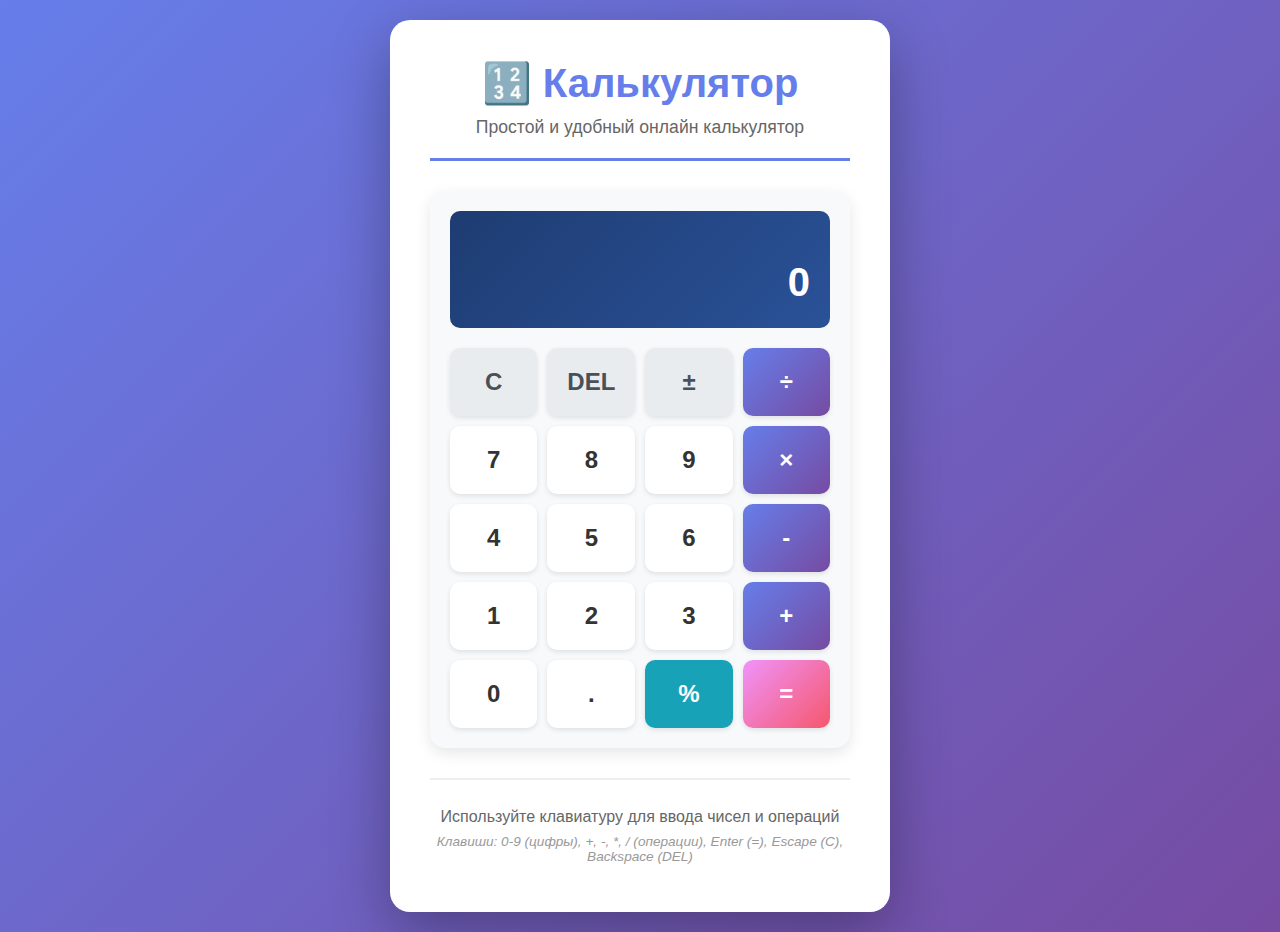
<file: calculator/index.html>
<!DOCTYPE html>
<html lang="ru">
<head>
    <meta charset="UTF-8">
    <meta name="viewport" content="width=device-width, initial-scale=1.0">
    <title>Калькулятор</title>
    <link rel="stylesheet" href="styles.css">
</head>
<body>
    <div class="container">
        <header>
            <h1>🔢 Калькулятор</h1>
            <p class="subtitle">Простой и удобный онлайн калькулятор</p>
        </header>

        <div class="calculator">
            <div class="display-container">
                <div id="previousOperand" class="previous-operand"></div>
                <div id="currentOperand" class="current-operand">0</div>
            </div>

            <div class="buttons">
                <button class="btn btn-function" onclick="calculator.clear()">C</button>
                <button class="btn btn-function" onclick="calculator.delete()">DEL</button>
                <button class="btn btn-function" onclick="calculator.changeSign()">±</button>
                <button class="btn btn-operator" onclick="calculator.chooseOperation('÷')">÷</button>

                <button class="btn btn-number" onclick="calculator.appendNumber('7')">7</button>
                <button class="btn btn-number" onclick="calculator.appendNumber('8')">8</button>
                <button class="btn btn-number" onclick="calculator.appendNumber('9')">9</button>
                <button class="btn btn-operator" onclick="calculator.chooseOperation('×')">×</button>

                <button class="btn btn-number" onclick="calculator.appendNumber('4')">4</button>
                <button class="btn btn-number" onclick="calculator.appendNumber('5')">5</button>
                <button class="btn btn-number" onclick="calculator.appendNumber('6')">6</button>
                <button class="btn btn-operator" onclick="calculator.chooseOperation('-')">-</button>

                <button class="btn btn-number" onclick="calculator.appendNumber('1')">1</button>
                <button class="btn btn-number" onclick="calculator.appendNumber('2')">2</button>
                <button class="btn btn-number" onclick="calculator.appendNumber('3')">3</button>
                <button class="btn btn-operator" onclick="calculator.chooseOperation('+')">+</button>

                <button class="btn btn-number" onclick="calculator.appendNumber('0')">0</button>
                <button class="btn btn-number" onclick="calculator.appendNumber('.')">.</button>
                <button class="btn btn-percent" onclick="calculator.calculatePercent()">%</button>
                <button class="btn btn-equals" onclick="calculator.compute()">=</button>
            </div>
        </div>

        <div class="history-container" id="historyContainer" style="display: none;">
            <h3>История вычислений</h3>
            <div id="history" class="history"></div>
            <button class="btn-clear-history" onclick="calculator.clearHistory()">Очистить историю</button>
        </div>

        <footer>
            <p>Используйте клавиатуру для ввода чисел и операций</p>
            <p class="note">Клавиши: 0-9 (цифры), +, -, *, / (операции), Enter (=), Escape (C), Backspace (DEL)</p>
        </footer>
    </div>

    <script src="app.js"></script>
</body>
</html>
</file>
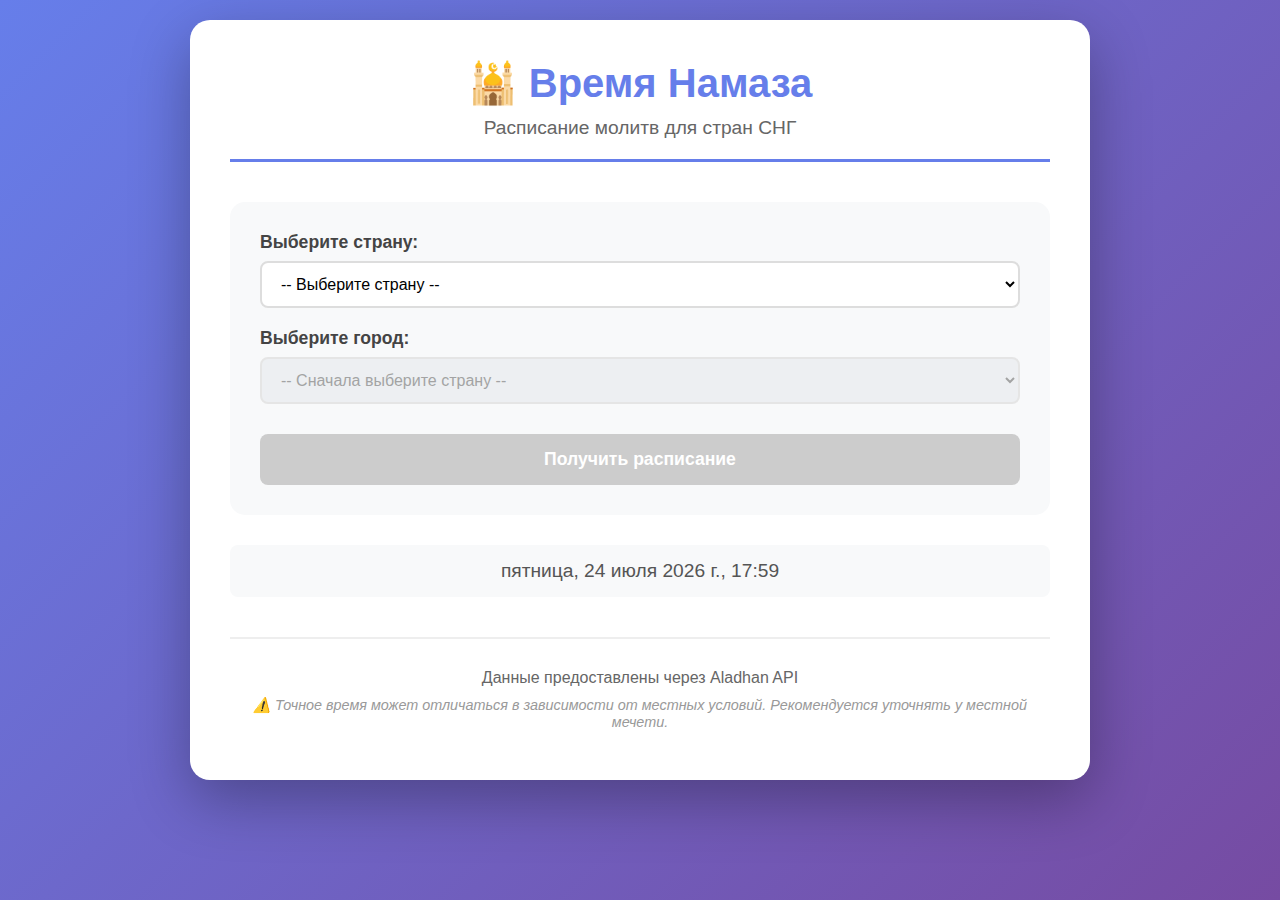
<file: prayer-times/index.html>
<!DOCTYPE html>
<html lang="ru">
<head>
    <meta charset="UTF-8">
    <meta name="viewport" content="width=device-width, initial-scale=1.0">
    <title>Время Намаза - Страны СНГ</title>
    <link rel="stylesheet" href="styles.css">
</head>
<body>
    <div class="container">
        <header>
            <h1>🕌 Время Намаза</h1>
            <p class="subtitle">Расписание молитв для стран СНГ</p>
        </header>

        <div class="selection-panel">
            <div class="select-group">
                <label for="country">Выберите страну:</label>
                <select id="country" onchange="loadCities()">
                    <option value="">-- Выберите страну --</option>
                </select>
            </div>

            <div class="select-group">
                <label for="city">Выберите город:</label>
                <select id="city" disabled>
                    <option value="">-- Сначала выберите страну --</option>
                </select>
            </div>

            <button id="getPrayerTimes" onclick="getPrayerTimes()" disabled>
                Получить расписание
            </button>
        </div>

        <div id="currentDate" class="current-date"></div>

        <div id="loading" class="loading" style="display: none;">
            <div class="spinner"></div>
            <p>Загрузка времени намаза...</p>
        </div>

        <div id="error" class="error" style="display: none;"></div>

        <div id="prayerTimesContainer" class="prayer-times-container" style="display: none;">
            <h2 id="locationName"></h2>
            <div id="prayerTimes" class="prayer-times"></div>

            <div class="next-prayer">
                <h3>Следующий намаз:</h3>
                <div id="nextPrayer" class="next-prayer-info"></div>
            </div>

            <div class="calculation-method">
                <p><strong>Метод расчета:</strong> <span id="method">Духовное управление мусульман России</span></p>
            </div>
        </div>

        <footer>
            <p>Данные предоставлены через Aladhan API</p>
            <p class="note">⚠️ Точное время может отличаться в зависимости от местных условий. Рекомендуется уточнять у местной мечети.</p>
        </footer>
    </div>

    <script src="data.js"></script>
    <script src="app.js"></script>
</body>
</html>
</file>
<file: calculator/styles.css>
* {
    margin: 0;
    padding: 0;
    box-sizing: border-box;
}

body {
    font-family: 'Segoe UI', Tahoma, Geneva, Verdana, sans-serif;
    background: linear-gradient(135deg, #667eea 0%, #764ba2 100%);
    min-height: 100vh;
    padding: 20px;
    color: #333;
}

.container {
    max-width: 500px;
    margin: 0 auto;
    background: white;
    border-radius: 20px;
    box-shadow: 0 20px 60px rgba(0, 0, 0, 0.3);
    padding: 40px;
    animation: fadeIn 0.5s ease-in;
}

@keyframes fadeIn {
    from {
        opacity: 0;
        transform: translateY(-20px);
    }
    to {
        opacity: 1;
        transform: translateY(0);
    }
}

header {
    text-align: center;
    margin-bottom: 30px;
    padding-bottom: 20px;
    border-bottom: 3px solid #667eea;
}

header h1 {
    font-size: 2.5em;
    color: #667eea;
    margin-bottom: 10px;
}

.subtitle {
    color: #666;
    font-size: 1.1em;
}

.calculator {
    background: #f8f9fa;
    border-radius: 15px;
    padding: 20px;
    box-shadow: 0 5px 15px rgba(0, 0, 0, 0.1);
}

.display-container {
    background: linear-gradient(135deg, #1e3c72 0%, #2a5298 100%);
    border-radius: 10px;
    padding: 20px;
    margin-bottom: 20px;
    min-height: 100px;
    display: flex;
    flex-direction: column;
    justify-content: flex-end;
    align-items: flex-end;
    word-wrap: break-word;
    word-break: break-all;
}

.previous-operand {
    color: rgba(255, 255, 255, 0.7);
    font-size: 1.2em;
    min-height: 1.5em;
}

.current-operand {
    color: white;
    font-size: 2.5em;
    font-weight: 600;
    min-height: 1.2em;
}

.buttons {
    display: grid;
    grid-template-columns: repeat(4, 1fr);
    gap: 10px;
}

.btn {
    border: none;
    border-radius: 10px;
    padding: 20px;
    font-size: 1.5em;
    font-weight: 600;
    cursor: pointer;
    transition: all 0.2s ease;
    box-shadow: 0 2px 5px rgba(0, 0, 0, 0.1);
}

.btn:hover {
    transform: translateY(-2px);
    box-shadow: 0 5px 15px rgba(0, 0, 0, 0.2);
}

.btn:active {
    transform: translateY(0);
    box-shadow: 0 2px 5px rgba(0, 0, 0, 0.1);
}

.btn-number {
    background: white;
    color: #333;
}

.btn-number:hover {
    background: #f0f0f0;
}

.btn-operator {
    background: linear-gradient(135deg, #667eea 0%, #764ba2 100%);
    color: white;
}

.btn-operator:hover {
    background: linear-gradient(135deg, #5568d3 0%, #65408b 100%);
}

.btn-function {
    background: #e9ecef;
    color: #495057;
}

.btn-function:hover {
    background: #dee2e6;
}

.btn-equals {
    background: linear-gradient(135deg, #f093fb 0%, #f5576c 100%);
    color: white;
}

.btn-equals:hover {
    background: linear-gradient(135deg, #e082ea 0%, #e4465b 100%);
}

.btn-percent {
    background: #17a2b8;
    color: white;
}

.btn-percent:hover {
    background: #138496;
}

.history-container {
    margin-top: 30px;
    padding: 20px;
    background: #f8f9fa;
    border-radius: 15px;
    animation: slideIn 0.5s ease-out;
}

@keyframes slideIn {
    from {
        opacity: 0;
        transform: translateY(20px);
    }
    to {
        opacity: 1;
        transform: translateY(0);
    }
}

.history-container h3 {
    color: #667eea;
    margin-bottom: 15px;
    text-align: center;
}

.history {
    max-height: 200px;
    overflow-y: auto;
    margin-bottom: 15px;
}

.history-item {
    background: white;
    padding: 12px;
    margin-bottom: 8px;
    border-radius: 8px;
    border-left: 4px solid #667eea;
    display: flex;
    justify-content: space-between;
    align-items: center;
    animation: fadeIn 0.3s ease-in;
}

.history-expression {
    color: #666;
    font-size: 1em;
}

.history-result {
    color: #667eea;
    font-weight: 600;
    font-size: 1.1em;
}

.btn-clear-history {
    width: 100%;
    padding: 10px;
    background: #dc3545;
    color: white;
    border: none;
    border-radius: 8px;
    cursor: pointer;
    font-size: 1em;
    font-weight: 600;
    transition: all 0.2s ease;
}

.btn-clear-history:hover {
    background: #c82333;
    transform: translateY(-2px);
    box-shadow: 0 5px 15px rgba(220, 53, 69, 0.3);
}

.btn-clear-history:active {
    transform: translateY(0);
}

footer {
    margin-top: 30px;
    text-align: center;
    color: #666;
    padding-top: 20px;
    border-top: 2px solid #eee;
}

footer p {
    margin: 8px 0;
}

.note {
    font-size: 0.85em;
    color: #999;
    font-style: italic;
}

/* Scrollbar styling */
.history::-webkit-scrollbar {
    width: 8px;
}

.history::-webkit-scrollbar-track {
    background: #f1f1f1;
    border-radius: 10px;
}

.history::-webkit-scrollbar-thumb {
    background: #667eea;
    border-radius: 10px;
}

.history::-webkit-scrollbar-thumb:hover {
    background: #5568d3;
}

/* Responsive design */
@media (max-width: 480px) {
    body {
        padding: 10px;
    }

    .container {
        padding: 20px;
    }

    header h1 {
        font-size: 2em;
    }

    .subtitle {
        font-size: 1em;
    }

    .current-operand {
        font-size: 2em;
    }

    .previous-operand {
        font-size: 1em;
    }

    .btn {
        padding: 15px;
        font-size: 1.2em;
    }

    .note {
        font-size: 0.75em;
    }
}
</file>
<file: prayer-times/styles.css>
* {
    margin: 0;
    padding: 0;
    box-sizing: border-box;
}

body {
    font-family: 'Segoe UI', Tahoma, Geneva, Verdana, sans-serif;
    background: linear-gradient(135deg, #667eea 0%, #764ba2 100%);
    min-height: 100vh;
    padding: 20px;
    color: #333;
}

.container {
    max-width: 900px;
    margin: 0 auto;
    background: white;
    border-radius: 20px;
    box-shadow: 0 20px 60px rgba(0, 0, 0, 0.3);
    padding: 40px;
    animation: fadeIn 0.5s ease-in;
}

@keyframes fadeIn {
    from {
        opacity: 0;
        transform: translateY(-20px);
    }
    to {
        opacity: 1;
        transform: translateY(0);
    }
}

header {
    text-align: center;
    margin-bottom: 40px;
    padding-bottom: 20px;
    border-bottom: 3px solid #667eea;
}

header h1 {
    font-size: 2.5em;
    color: #667eea;
    margin-bottom: 10px;
}

.subtitle {
    color: #666;
    font-size: 1.2em;
}

.selection-panel {
    background: #f8f9fa;
    padding: 30px;
    border-radius: 15px;
    margin-bottom: 30px;
}

.select-group {
    margin-bottom: 20px;
}

.select-group label {
    display: block;
    margin-bottom: 8px;
    font-weight: 600;
    color: #444;
    font-size: 1.1em;
}

select {
    width: 100%;
    padding: 12px 15px;
    font-size: 1em;
    border: 2px solid #ddd;
    border-radius: 8px;
    background: white;
    cursor: pointer;
    transition: all 0.3s ease;
}

select:hover:not(:disabled) {
    border-color: #667eea;
}

select:focus {
    outline: none;
    border-color: #667eea;
    box-shadow: 0 0 0 3px rgba(102, 126, 234, 0.1);
}

select:disabled {
    background: #e9ecef;
    cursor: not-allowed;
}

button {
    width: 100%;
    padding: 15px;
    font-size: 1.1em;
    font-weight: 600;
    color: white;
    background: linear-gradient(135deg, #667eea 0%, #764ba2 100%);
    border: none;
    border-radius: 8px;
    cursor: pointer;
    transition: all 0.3s ease;
    margin-top: 10px;
}

button:hover:not(:disabled) {
    transform: translateY(-2px);
    box-shadow: 0 5px 15px rgba(102, 126, 234, 0.4);
}

button:active:not(:disabled) {
    transform: translateY(0);
}

button:disabled {
    background: #ccc;
    cursor: not-allowed;
}

.current-date {
    text-align: center;
    font-size: 1.2em;
    color: #555;
    margin-bottom: 20px;
    padding: 15px;
    background: #f8f9fa;
    border-radius: 8px;
}

.loading {
    text-align: center;
    padding: 40px;
}

.spinner {
    border: 4px solid #f3f3f3;
    border-top: 4px solid #667eea;
    border-radius: 50%;
    width: 50px;
    height: 50px;
    animation: spin 1s linear infinite;
    margin: 0 auto 20px;
}

@keyframes spin {
    0% { transform: rotate(0deg); }
    100% { transform: rotate(360deg); }
}

.error {
    background: #fee;
    border: 2px solid #fcc;
    color: #c33;
    padding: 20px;
    border-radius: 8px;
    margin-bottom: 20px;
    text-align: center;
}

.prayer-times-container {
    animation: slideIn 0.5s ease-out;
}

@keyframes slideIn {
    from {
        opacity: 0;
        transform: translateY(20px);
    }
    to {
        opacity: 1;
        transform: translateY(0);
    }
}

.prayer-times-container h2 {
    text-align: center;
    color: #667eea;
    font-size: 2em;
    margin-bottom: 30px;
}

.prayer-times {
    display: grid;
    grid-template-columns: repeat(auto-fit, minmax(200px, 1fr));
    gap: 20px;
    margin-bottom: 30px;
}

.prayer-time {
    background: linear-gradient(135deg, #667eea 0%, #764ba2 100%);
    padding: 25px;
    border-radius: 12px;
    text-align: center;
    color: white;
    transition: all 0.3s ease;
    box-shadow: 0 5px 15px rgba(102, 126, 234, 0.3);
}

.prayer-time:hover {
    transform: translateY(-5px);
    box-shadow: 0 10px 25px rgba(102, 126, 234, 0.4);
}

.prayer-time.active {
    background: linear-gradient(135deg, #f093fb 0%, #f5576c 100%);
    transform: scale(1.05);
}

.prayer-name {
    font-size: 1.3em;
    font-weight: 600;
    margin-bottom: 10px;
    text-transform: uppercase;
    letter-spacing: 1px;
}

.prayer-time-value {
    font-size: 2em;
    font-weight: 700;
}

.next-prayer {
    background: #fff3cd;
    border: 2px solid #ffc107;
    border-radius: 12px;
    padding: 25px;
    margin-bottom: 20px;
    text-align: center;
}

.next-prayer h3 {
    color: #856404;
    margin-bottom: 15px;
    font-size: 1.5em;
}

.next-prayer-info {
    font-size: 1.8em;
    font-weight: 700;
    color: #d39e00;
}

.calculation-method {
    background: #e7f3ff;
    padding: 15px;
    border-radius: 8px;
    text-align: center;
    color: #004085;
}

.calculation-method p {
    margin: 5px 0;
}

footer {
    margin-top: 40px;
    text-align: center;
    color: #666;
    padding-top: 20px;
    border-top: 2px solid #eee;
}

footer p {
    margin: 10px 0;
}

.note {
    font-size: 0.9em;
    color: #999;
    font-style: italic;
}

@media (max-width: 768px) {
    .container {
        padding: 20px;
    }

    header h1 {
        font-size: 2em;
    }

    .prayer-times {
        grid-template-columns: repeat(auto-fit, minmax(150px, 1fr));
        gap: 15px;
    }

    .prayer-time {
        padding: 15px;
    }

    .prayer-name {
        font-size: 1.1em;
    }

    .prayer-time-value {
        font-size: 1.5em;
    }
}

@media (max-width: 480px) {
    body {
        padding: 10px;
    }

    .container {
        padding: 15px;
    }

    header h1 {
        font-size: 1.5em;
    }

    .subtitle {
        font-size: 1em;
    }

    .selection-panel {
        padding: 15px;
    }

    .prayer-times {
        grid-template-columns: 1fr;
    }
}
</file>
